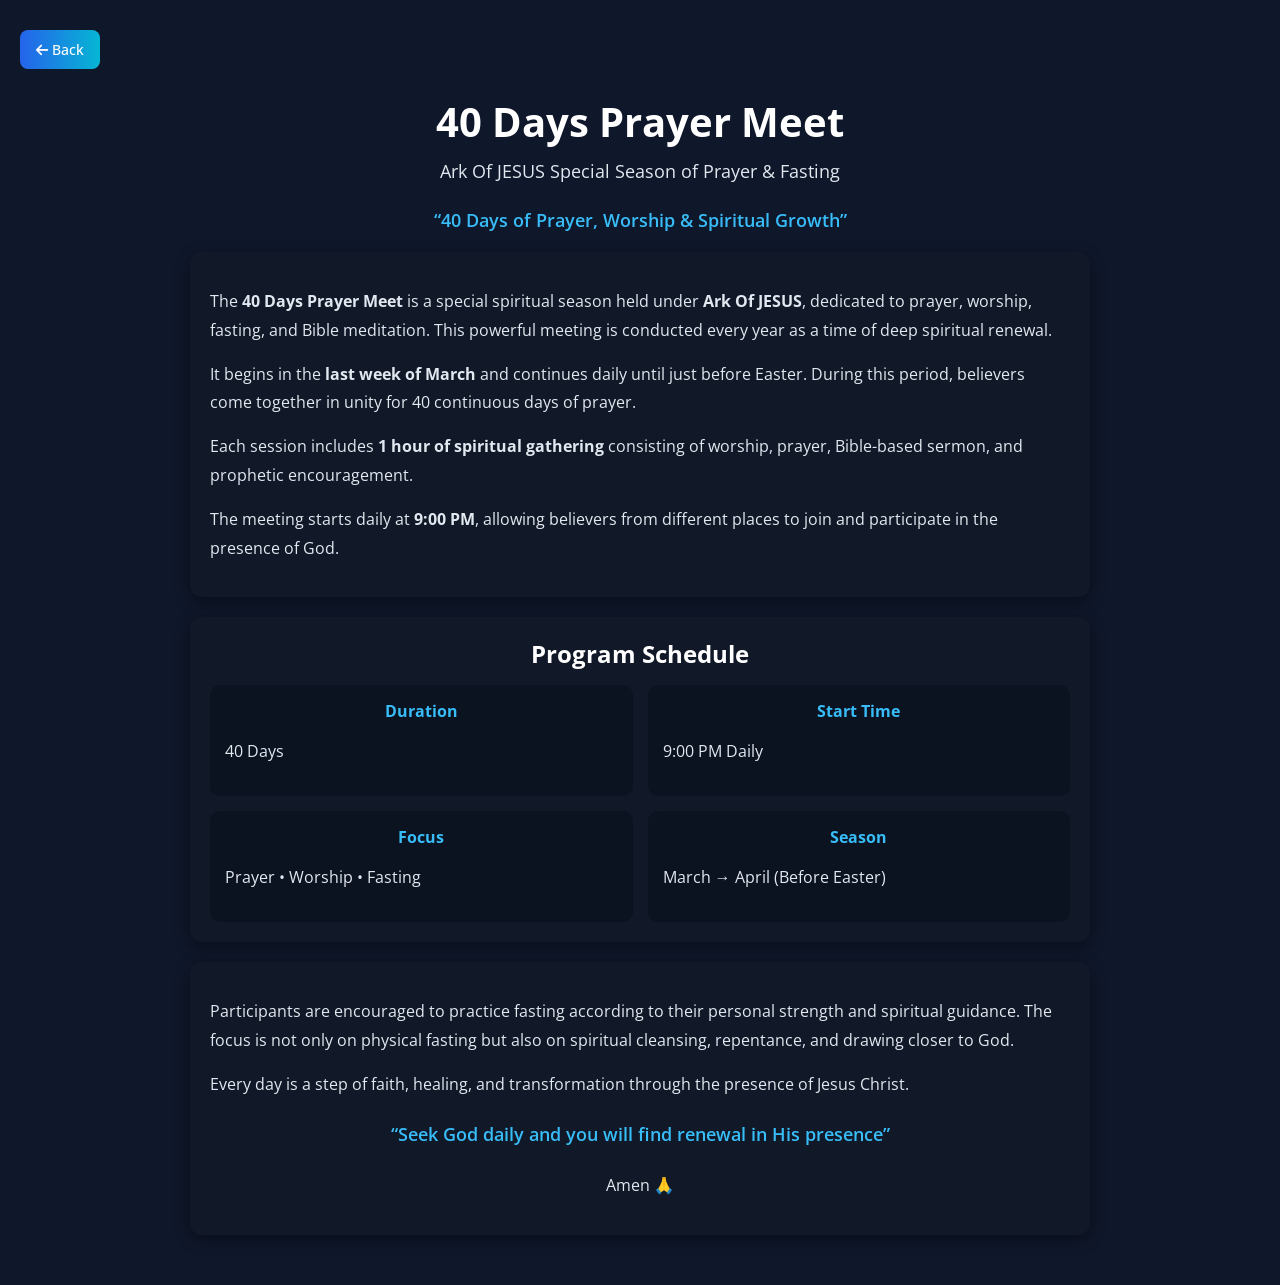
<file: 40_days.html>
<!DOCTYPE html>
<html lang="en">
<head>
<meta charset="UTF-8">
<meta name="viewport" content="width=device-width, initial-scale=1.0">

<title>40 Days Prayer Meet - Ark Of JESUS</title>

<link rel="stylesheet" href="https://cdnjs.cloudflare.com/ajax/libs/font-awesome/6.4.2/css/all.min.css">
<link href="https://fonts.googleapis.com/css2?family=Open+Sans:wght@300;400;500;600&display=swap" rel="stylesheet">

<style>

*{
  margin:0;
  padding:0;
  box-sizing:border-box;
  font-family:'Open Sans',sans-serif;
}

body{
  background:#0f172a;
  color:white;
}

.page{
  padding:30px 20px;
}

.back-btn{
  display:inline-block;
  margin-bottom:25px;
  padding:10px 16px;
  border:none;
  border-radius:8px;
  background:linear-gradient(90deg,#2563eb,#06b6d4);
  color:white;
  cursor:pointer;
  font-size:14px;
  font-weight:500;
}

.back-btn:hover{
  opacity:0.9;
}

.container{
  max-width:900px;
  margin:auto;
}

h1{
  text-align:center;
  font-size:40px;
  margin-bottom:10px;
}

.subtitle{
  text-align:center;
  font-size:18px;
  color:#e2e8f0;
  margin-bottom:25px;
}

.highlight{
  text-align:center;
  font-weight:600;
  font-size:18px;
  margin:20px 0;
  color:#38bdf8;
}

p{
  text-align:left;
  line-height:1.8;
  margin:15px 0;
  color:#e2e8f0;
}

.card{
  background:#111827;
  padding:20px;
  border-radius:12px;
  margin:20px 0;
  box-shadow:0 5px 15px rgba(0,0,0,0.4);
}

.info{
  display:grid;
  grid-template-columns:1fr 1fr;
  gap:15px;
}

.info div{
  background:#0b1220;
  padding:15px;
  border-radius:10px;
  text-align:center;
}

.info h3{
  font-size:16px;
  margin-bottom:5px;
  color:#38bdf8;
}

@media(max-width:768px){
  .info{
    grid-template-columns:1fr;
  }
  h1{
    font-size:28px;
  }
}

</style>

</head>

<body>

<main class="page">

  <button class="back-btn" onclick="goBack()">
    <i class="fas fa-arrow-left"></i> Back
  </button>

  <div class="container">

    <h1>40 Days Prayer Meet</h1>

    <div class="subtitle">
      Ark Of JESUS Special Season of Prayer & Fasting
    </div>

    <div class="highlight">
      “40 Days of Prayer, Worship & Spiritual Growth”
    </div>

    <div class="card">

      <p>
        The <strong>40 Days Prayer Meet</strong> is a special spiritual season held under
        <strong>Ark Of JESUS</strong>, dedicated to prayer, worship, fasting, and Bible meditation.
        This powerful meeting is conducted every year as a time of deep spiritual renewal.
      </p>

      <p>
        It begins in the <strong>last week of March</strong> and continues daily until just before Easter.
        During this period, believers come together in unity for 40 continuous days of prayer.
      </p>

      <p>
        Each session includes <strong>1 hour of spiritual gathering</strong> consisting of worship,
        prayer, Bible-based sermon, and prophetic encouragement.
      </p>

      <p>
        The meeting starts daily at <strong>9:00 PM</strong>, allowing believers from different places
        to join and participate in the presence of God.
      </p>

    </div>

    <div class="card">

      <h2 style="text-align:center;margin-bottom:15px;">Program Schedule</h2>

      <div class="info">

        <div>
          <h3>Duration</h3>
          <p>40 Days</p>
        </div>

        <div>
          <h3>Start Time</h3>
          <p>9:00 PM Daily</p>
        </div>

        <div>
          <h3>Focus</h3>
          <p>Prayer • Worship • Fasting</p>
        </div>

        <div>
          <h3>Season</h3>
          <p>March → April (Before Easter)</p>
        </div>

      </div>

    </div>

    <div class="card">

      <p>
        Participants are encouraged to practice fasting according to their personal strength and
        spiritual guidance. The focus is not only on physical fasting but also on spiritual cleansing,
        repentance, and drawing closer to God.
      </p>

      <p>
        Every day is a step of faith, healing, and transformation through the presence of Jesus Christ.
      </p>

      <p class="highlight">
        “Seek God daily and you will find renewal in His presence”
      </p>

      <p style="text-align:center;">
        Amen 🙏
      </p>

    </div>

  </div>

</main>

<script>

function goBack(){
  if(document.referrer){
    window.history.back();
  } else {
    window.location.href = "index.html";
  }
}

</script>

</body>
</html>
</file>
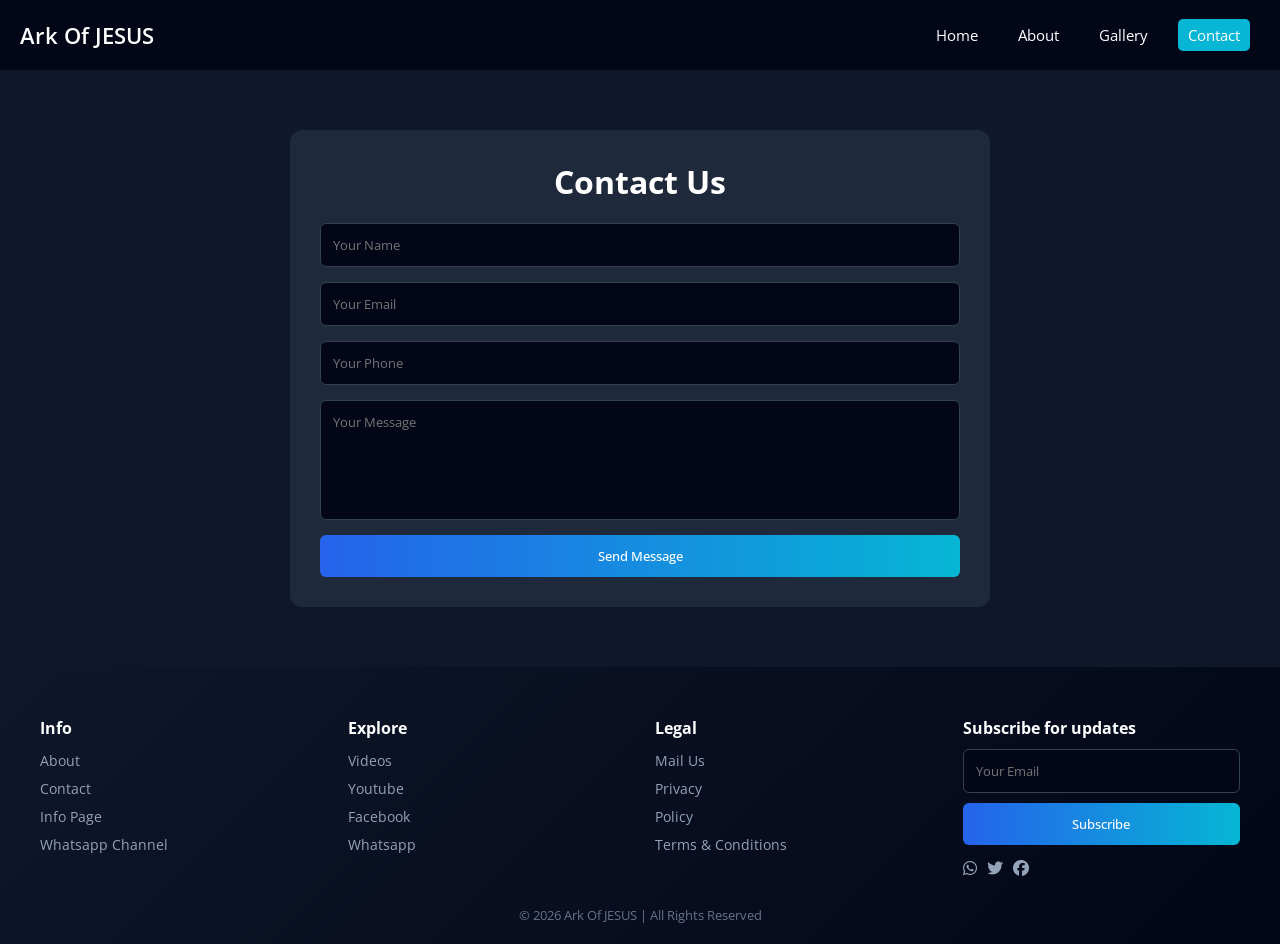
<file: contact.html>
<!DOCTYPE html>
<html lang="en">
<head>
<meta charset="UTF-8">
<meta name="viewport" content="width=device-width, initial-scale=1.0">

<title>Contact - Ark Of JESUS</title>

<!-- Font Awesome -->
<link rel="stylesheet" href="https://cdnjs.cloudflare.com/ajax/libs/font-awesome/6.4.2/css/all.min.css">

<!-- Google Font -->
<link href="https://fonts.googleapis.com/css2?family=Open+Sans:wght@300;400;500;600&display=swap" rel="stylesheet">

<link rel="stylesheet" href="style.css">

<style>
        /* 🔒 NAVBAR LOCK FIX */
nav{
  width:100%;
  height:70px;
  min-height:70px;
  padding:0 20px;
  display:flex;
  align-items:center;
  justify-content:space-between;
  background:#020617;
  box-sizing:border-box;
}

/* prevent shrinking */
nav, nav *{
  flex-shrink:0;
}/* ABOUT PAGE - WORDPRESS STYLE */


/* CONTACT PAGE */
.contact-page{
  padding:60px 20px;
  display:flex;
  justify-content:center;
}

.contact-box{
  max-width:700px;
  width:100%;
  background:#1e293b;
  padding:30px;
  border-radius:12px;
}

/* TITLE */
.contact-box h1{
  text-align:center;
  margin-bottom:20px;
}

/* FORM */
.contact-form{
  display:flex;
  flex-direction:column;
  gap:15px;
}

.contact-form input,
.contact-form textarea{
  padding:12px;
  border-radius:6px;
  border:1px solid #334155;
  background:#020617;
  color:white;
  outline:none;
}

.contact-form textarea{
  resize:none;
  height:120px;
}

/* BUTTON */
.contact-form button{
  background:linear-gradient(90deg,#2563eb,#06b6d4);
  border:none;
  padding:12px;
  border-radius:6px;
  color:white;
  font-weight:500;
  cursor:pointer;
}

.contact-form button:hover{
  opacity:0.9;
}

/* MOBILE */
@media(max-width:768px){
  .contact-box{
    padding:20px;
  }
}

</style>

</head>

<body>

<!-- NAV -->
<nav>
  <div class="logo">Ark Of  JESUS</div>

  <input type="checkbox" id="click">
  <label for="click" class="menu-btn">
    <i class="fas fa-bars"></i>
  </label>

  <ul>
    <li><a href="index.html">Home</a></li>
    <li><a href="about.html">About</a></li>
    <li><a href="gallery.html">Gallery</a></li>
    <li><a href="contact.html" class="active">Contact</a></li>
  </ul>
</nav>

<!-- MAIN -->
<main class="contact-page">

  <div class="contact-box">
    <h1>Contact Us</h1>

    <!-- ✅ IMPORTANT: id="form" -->
    <form id="form" class="contact-form">

      <input type="text" name="name" placeholder="Your Name" required>
      <input type="email" name="email" placeholder="Your Email" required>
      <input type="phone" name="phone" placeholder="Your Phone" required>
      <textarea name="message" placeholder="Your Message" required></textarea>

      <button type="submit">Send Message</button>

    </form>
  </div>

</main>

<!-- FOOTER -->
<footer class="footer">
  <div class="footer-row">

    <div class="footer-col">
      <h4>Info</h4>
      <ul class="links">
        <li><a href="about.html">About</a></li>
        <li><a href="contact.html">Contact</a></li>
        <li><a href="info.html">Info Page</a></li>
        <li><a href="https://www.whatsapp.com/channel/0029Vb4vdzJLNSa5YQFh3X3E">Whatsapp Channel</a></li>
      </ul>
    </div>

    <div class="footer-col">
      <h4>Explore</h4>
      <ul class="links">
        <li><a href="gallery.html">Videos</a></li>
        <li><a href="https://www.youtube.com/@arkofjesusofficial">Youtube</a></li>
        <li><a href="#">Facebook</a></li>
        <li><a href="https://www.wa.link/50jkd8">Whatsapp</a></li>
      </ul>
    </div>

    <div class="footer-col">
      <h4>Legal</h4>
      <ul class="links">
        <li><a href="mailto:shelabi12@gmail.com">Mail Us</a></li>
        <li><a href="privacy.html">Privacy</a></li>
        <li><a href="privacy.html">Policy</a></li>
        <li><a href="T&C.html">Terms & Conditions</a></li>
      </ul>
    </div>

    <div class="footer-col">
      <h4>Subscribe for updates</h4>

      <form id="form" class="contact-form">
        <input type="email" name="sub" placeholder="Your Email">
        <button type="submit">Subscribe</button>
      </form>

      <div class="icons">
        <i class="fa-brands fa-whatsapp" href="https://www.whatsapp.com/channel/0029Vb4vdzJLNSa5YQFh3X3E"></i>
        <i class="fa-brands fa-twitter"></i>
        <i class="fa-brands fa-facebook"></i>
      </div>
    </div>

  </div>

  <div class="footer-bottom">
    © 2026 Ark Of JESUS | All Rights Reserved
  </div>
</footer>
<script src="server.js"></script>

</body>
</html>
</file>
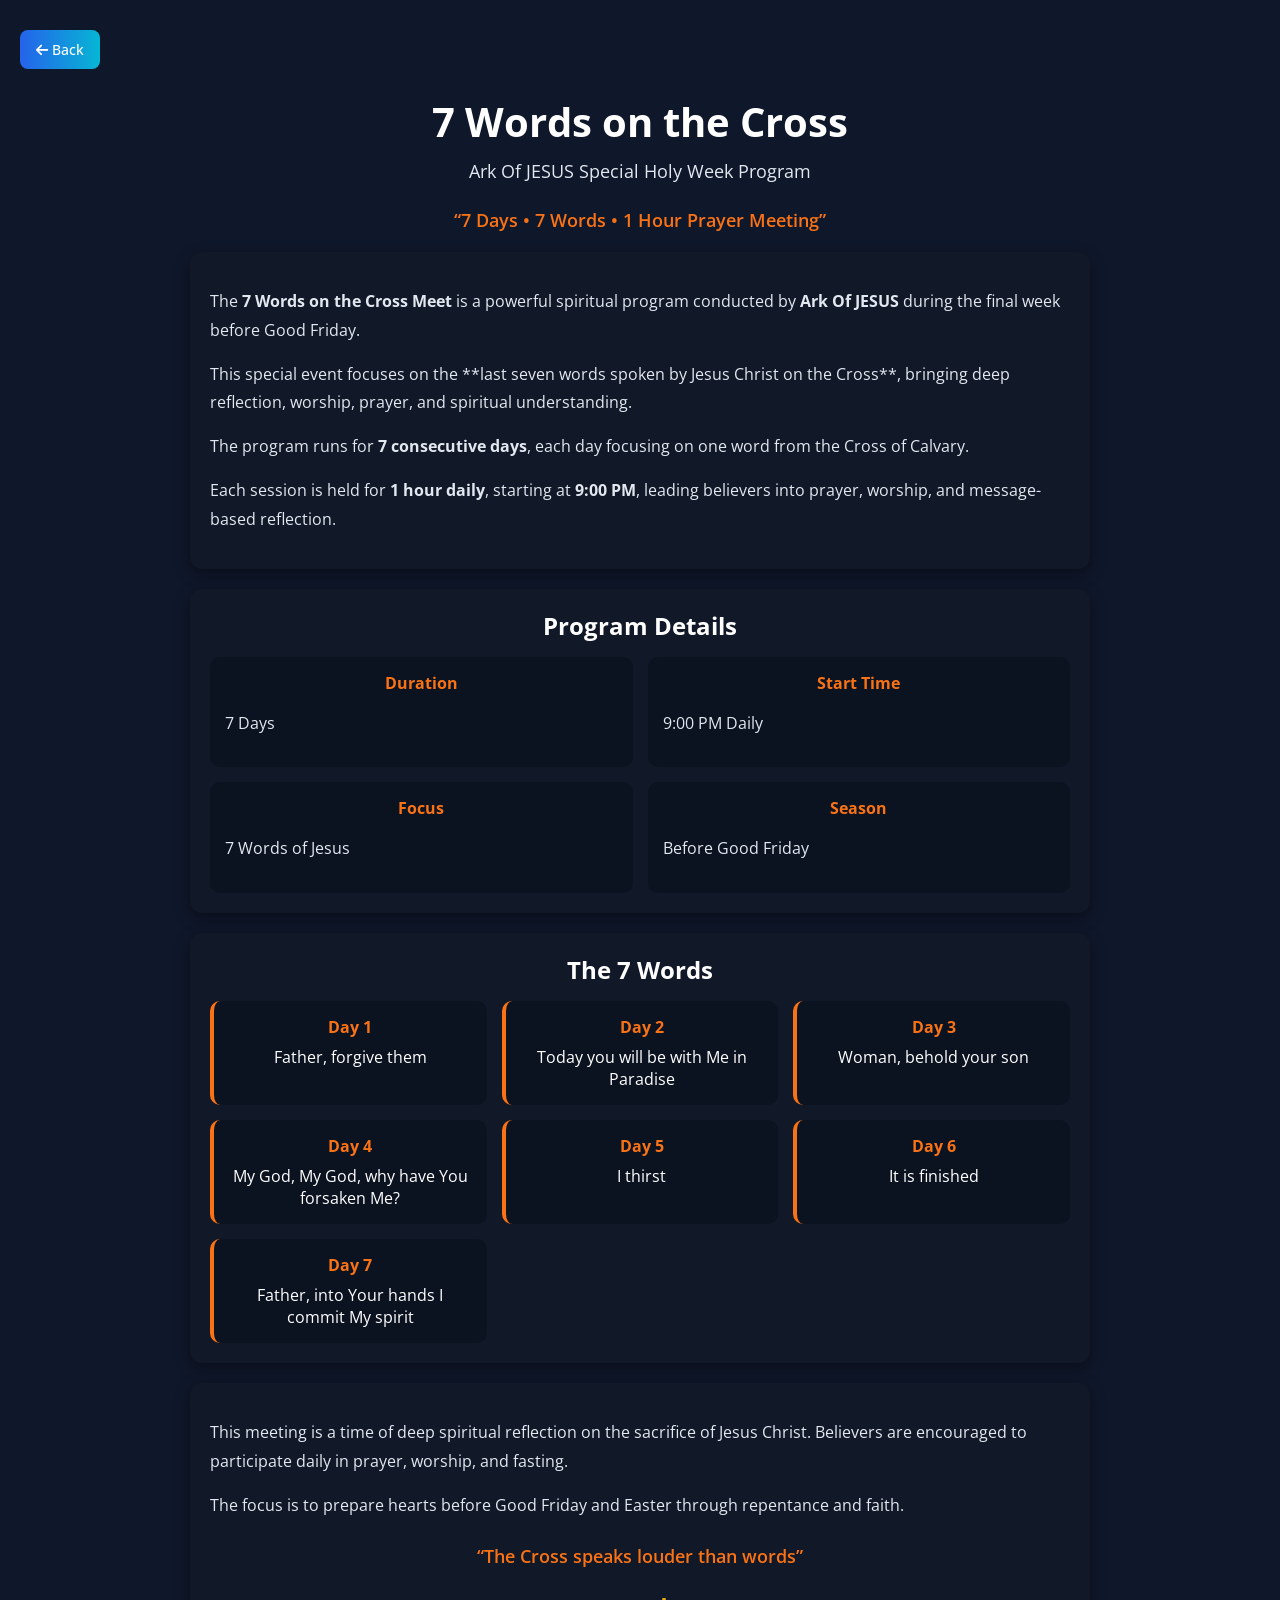
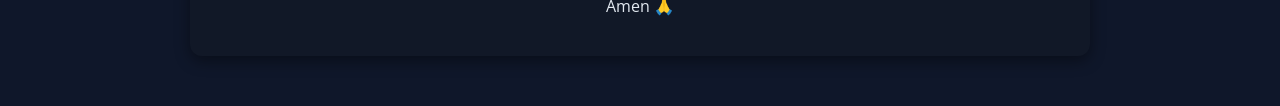
<file: cross.html>
<!DOCTYPE html>
<html lang="en">
<head>
<meta charset="UTF-8">
<meta name="viewport" content="width=device-width, initial-scale=1.0">

<title>7 Words on the Cross - Ark Of JESUS</title>

<link rel="stylesheet" href="https://cdnjs.cloudflare.com/ajax/libs/font-awesome/6.4.2/css/all.min.css">
<link href="https://fonts.googleapis.com/css2?family=Open+Sans:wght@300;400;500;600&display=swap" rel="stylesheet">

<style>

*{
  margin:0;
  padding:0;
  box-sizing:border-box;
  font-family:'Open Sans',sans-serif;
}

body{
  background:#0f172a;
  color:white;
}

.page{
  padding:30px 20px;
}

.back-btn{
  display:inline-block;
  margin-bottom:25px;
  padding:10px 16px;
  border:none;
  border-radius:8px;
  background:linear-gradient(90deg,#2563eb,#06b6d4);
  color:white;
  cursor:pointer;
  font-size:14px;
  font-weight:500;
}

.back-btn:hover{
  opacity:0.9;
}

.container{
  max-width:900px;
  margin:auto;
}

h1{
  text-align:center;
  font-size:40px;
  margin-bottom:10px;
}

.subtitle{
  text-align:center;
  font-size:18px;
  color:#e2e8f0;
  margin-bottom:25px;
}

.highlight{
  text-align:center;
  font-weight:600;
  font-size:18px;
  margin:20px 0;
  color:#f97316;
}

p{
  text-align:left;
  line-height:1.8;
  margin:15px 0;
  color:#e2e8f0;
}

.card{
  background:#111827;
  padding:20px;
  border-radius:12px;
  margin:20px 0;
  box-shadow:0 5px 15px rgba(0,0,0,0.4);
}

.info{
  display:grid;
  grid-template-columns:1fr 1fr;
  gap:15px;
}

.info div{
  background:#0b1220;
  padding:15px;
  border-radius:10px;
  text-align:center;
}

.info h3{
  font-size:16px;
  margin-bottom:5px;
  color:#f97316;
}

.words{
  display:grid;
  grid-template-columns:repeat(auto-fit,minmax(220px,1fr));
  gap:15px;
  margin-top:15px;
}

.word{
  background:#0b1220;
  padding:15px;
  border-radius:10px;
  text-align:center;
  border-left:4px solid #f97316;
}

.word h4{
  color:#f97316;
  margin-bottom:8px;
}

@media(max-width:768px){
  h1{
    font-size:28px;
  }

  .info{
    grid-template-columns:1fr;
  }
}

</style>

</head>

<body>

<main class="page">

  <button class="back-btn" onclick="goBack()">
    <i class="fas fa-arrow-left"></i> Back
  </button>

  <div class="container">

    <h1>7 Words on the Cross</h1>

    <div class="subtitle">
      Ark Of JESUS Special Holy Week Program
    </div>

    <div class="highlight">
      “7 Days • 7 Words • 1 Hour Prayer Meeting”
    </div>

    <div class="card">

      <p>
        The <strong>7 Words on the Cross Meet</strong> is a powerful spiritual program
        conducted by <strong>Ark Of JESUS</strong> during the final week before Good Friday.
      </p>

      <p>
        This special event focuses on the **last seven words spoken by Jesus Christ on the Cross**,
        bringing deep reflection, worship, prayer, and spiritual understanding.
      </p>

      <p>
        The program runs for <strong>7 consecutive days</strong>, each day focusing on one word
        from the Cross of Calvary.
      </p>

      <p>
        Each session is held for <strong>1 hour daily</strong>, starting at <strong>9:00 PM</strong>,
        leading believers into prayer, worship, and message-based reflection.
      </p>

    </div>

    <div class="card">

      <h2 style="text-align:center;margin-bottom:15px;">Program Details</h2>

      <div class="info">

        <div>
          <h3>Duration</h3>
          <p>7 Days</p>
        </div>

        <div>
          <h3>Start Time</h3>
          <p>9:00 PM Daily</p>
        </div>

        <div>
          <h3>Focus</h3>
          <p>7 Words of Jesus</p>
        </div>

        <div>
          <h3>Season</h3>
          <p>Before Good Friday</p>
        </div>

      </div>

    </div>

    <div class="card">

      <h2 style="text-align:center;margin-bottom:15px;">The 7 Words</h2>

      <div class="words">

        <div class="word">
          <h4>Day 1</h4>
          Father, forgive them
        </div>

        <div class="word">
          <h4>Day 2</h4>
          Today you will be with Me in Paradise
        </div>

        <div class="word">
          <h4>Day 3</h4>
          Woman, behold your son
        </div>

        <div class="word">
          <h4>Day 4</h4>
          My God, My God, why have You forsaken Me?
        </div>

        <div class="word">
          <h4>Day 5</h4>
          I thirst
        </div>

        <div class="word">
          <h4>Day 6</h4>
          It is finished
        </div>

        <div class="word">
          <h4>Day 7</h4>
          Father, into Your hands I commit My spirit
        </div>

      </div>

    </div>

    <div class="card">

      <p>
        This meeting is a time of deep spiritual reflection on the sacrifice of Jesus Christ.
        Believers are encouraged to participate daily in prayer, worship, and fasting.
      </p>

      <p>
        The focus is to prepare hearts before Good Friday and Easter through repentance and faith.
      </p>

      <p class="highlight">
        “The Cross speaks louder than words”
      </p>

      <p style="text-align:center;">
        Amen 🙏
      </p>

    </div>

  </div>

</main>

<script>
function goBack(){
  if(document.referrer){
    window.history.back();
  } else {
    window.location.href = "index.html";
  }
}
</script>

</body>
</html>
</file>
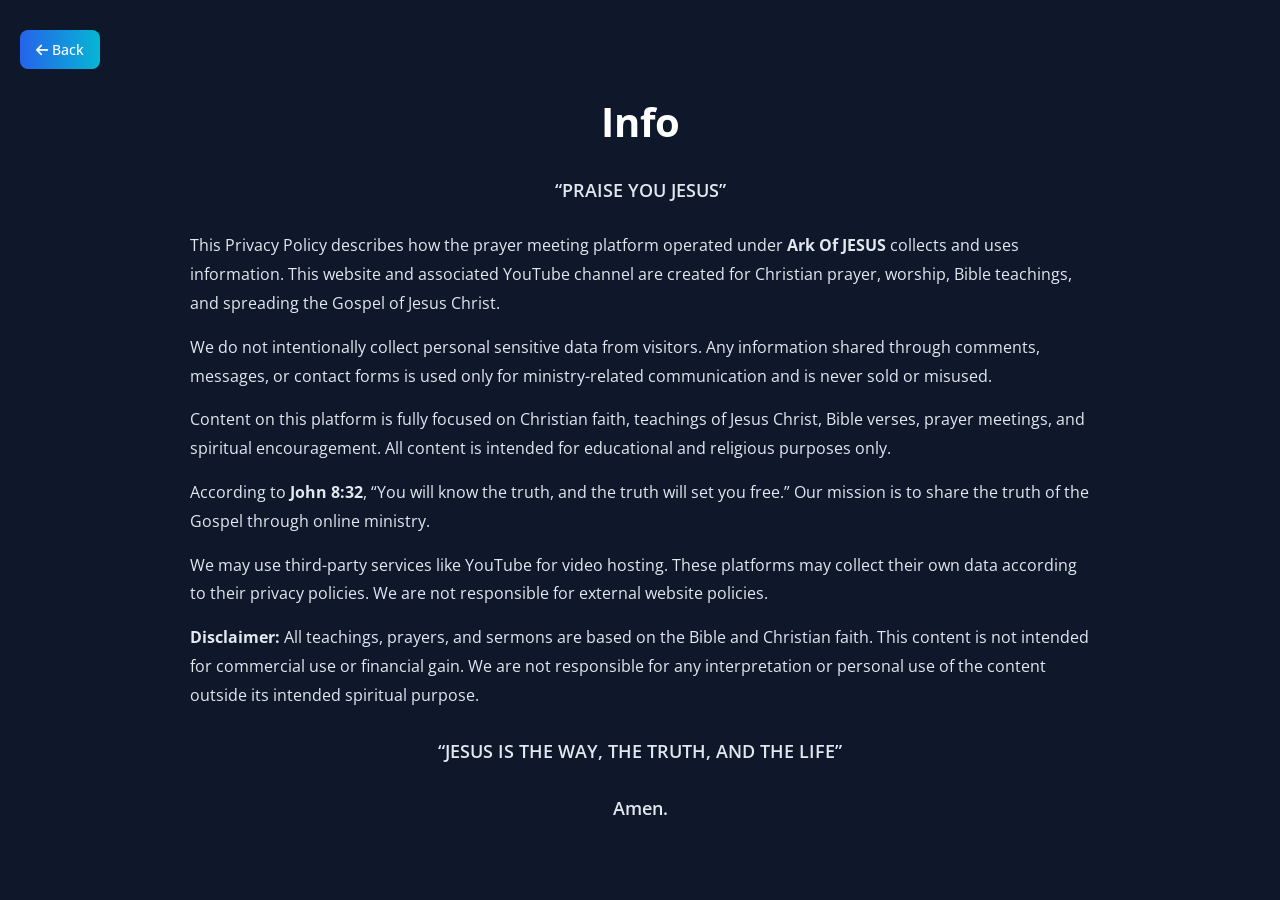
<file: info.html>
<!DOCTYPE html>
<html lang="en">
<head>
<meta charset="UTF-8">
<meta name="viewport" content="width=device-width, initial-scale=1.0">

<title>Info - Ark Of JESUS</title>

<link rel="stylesheet" href="https://cdnjs.cloudflare.com/ajax/libs/font-awesome/6.4.2/css/all.min.css">
<link href="https://fonts.googleapis.com/css2?family=Open+Sans:wght@300;400;500;600&display=swap" rel="stylesheet">

<style>

*{
  margin:0;
  padding:0;
  box-sizing:border-box;
  font-family:'Open Sans',sans-serif;
}

body{
  background:#0f172a;
  color:white;
}

.player-page{
  padding:30px 20px;
}

.back-btn{
  display:inline-block;
  margin-bottom:25px;
  padding:10px 16px;
  border:none;
  border-radius:8px;
  background:linear-gradient(90deg,#2563eb,#06b6d4);
  color:white;
  cursor:pointer;
  font-size:14px;
  font-weight:500;
}

.back-btn:hover{
  opacity:0.9;
}

.video-container{
  max-width:900px;
  margin:auto;
  text-align:center;
}

h1{
  text-align:center;
  font-size:40px;
}

.video-title{
  margin-top:18px;
  font-size:18px;
  color:#e2e8f0;
}

.quote{
  text-align:center;
  font-weight:600;
  font-size:18px;
  margin:25px 0;
}

p{
  text-align:left;
  line-height:1.8;
  margin:15px 0;
  color:#e2e8f0;
}

@media(max-width:768px){
  .video-container iframe{
    height:220px;
  }
}

</style>

</head>

<body>

<main class="player-page">

  <button class="back-btn" onclick="goBack()">
    <i class="fas fa-arrow-left"></i> Back
  </button>

  <div class="video-container">

    <h1>Info</h1>

    <p class="quote">“PRAISE YOU JESUS”</p>

    <p>
      This Privacy Policy describes how the prayer meeting platform operated under
      <strong>Ark Of JESUS</strong> collects and uses information. This website and
      associated YouTube channel are created for Christian prayer, worship, Bible teachings,
      and spreading the Gospel of Jesus Christ.
    </p>

    <p>
      We do not intentionally collect personal sensitive data from visitors. Any information
      shared through comments, messages, or contact forms is used only for ministry-related
      communication and is never sold or misused.
    </p>

    <p>
      Content on this platform is fully focused on Christian faith, teachings of Jesus Christ,
      Bible verses, prayer meetings, and spiritual encouragement. All content is intended
      for educational and religious purposes only.
    </p>

    <p>
      According to <strong>John 8:32</strong>, “You will know the truth, and the truth will
      set you free.” Our mission is to share the truth of the Gospel through online ministry.
    </p>

    <p>
      We may use third-party services like YouTube for video hosting. These platforms may
      collect their own data according to their privacy policies. We are not responsible for
      external website policies.
    </p>

    <p>
      <strong>Disclaimer:</strong> All teachings, prayers, and sermons are based on the Bible
      and Christian faith. This content is not intended for commercial use or financial gain.
      We are not responsible for any interpretation or personal use of the content outside
      its intended spiritual purpose.
    </p>

    <p class="quote">
      “JESUS IS THE WAY, THE TRUTH, AND THE LIFE”
    </p>

    <p class="quote">
      Amen.
    </p>

  </div>

</main>

<script>

function goBack(){
  if(document.referrer){
    window.history.back();
  } else {
    window.location.href = "index.html";
  }
}

</script>

</body>
</html>
</file>
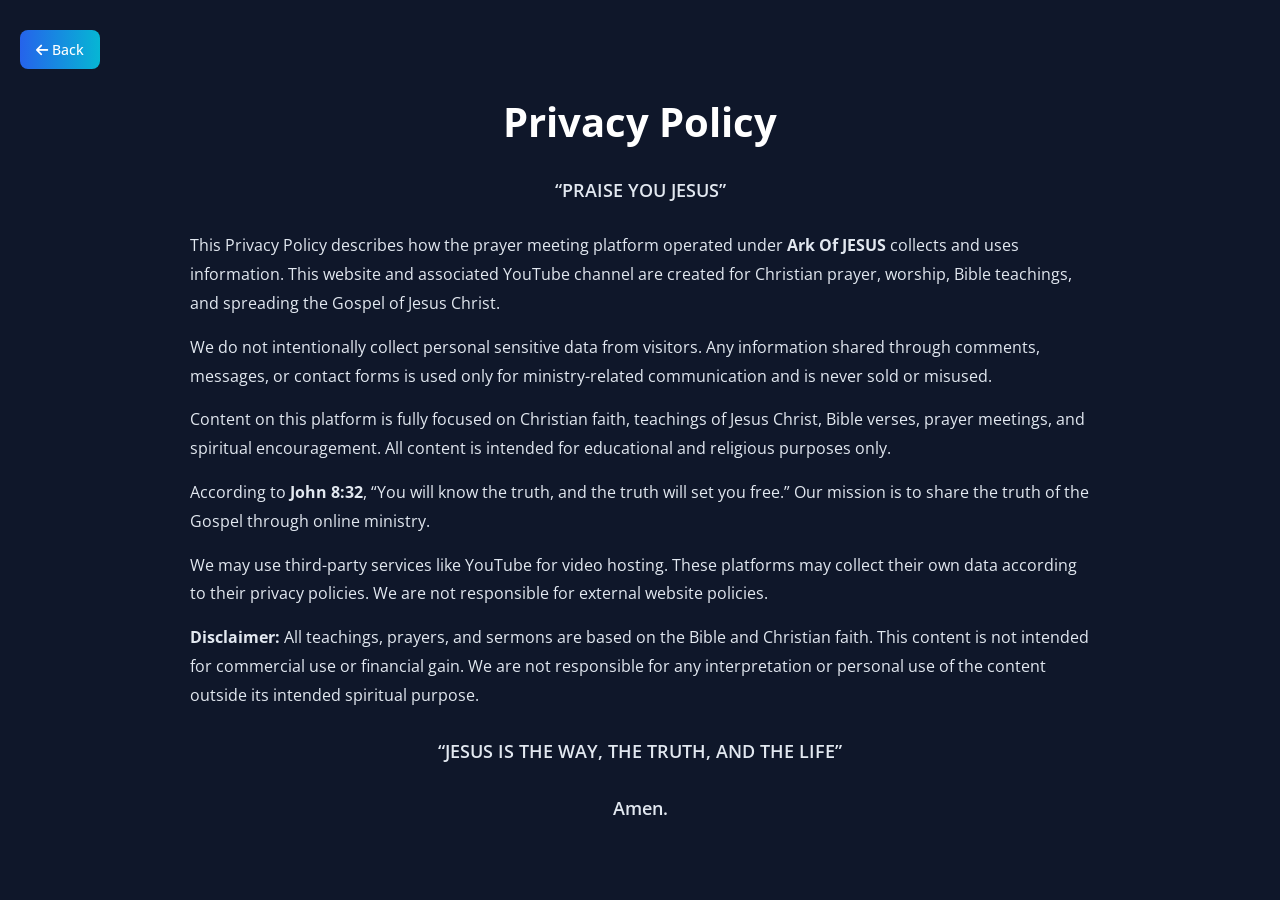
<file: privacy.html>
<!DOCTYPE html>
<html lang="en">
<head>
<meta charset="UTF-8">
<meta name="viewport" content="width=device-width, initial-scale=1.0">

<title>Privacy - Ark Of JESUS</title>

<link rel="stylesheet" href="https://cdnjs.cloudflare.com/ajax/libs/font-awesome/6.4.2/css/all.min.css">
<link href="https://fonts.googleapis.com/css2?family=Open+Sans:wght@300;400;500;600&display=swap" rel="stylesheet">

<style>

*{
  margin:0;
  padding:0;
  box-sizing:border-box;
  font-family:'Open Sans',sans-serif;
}

body{
  background:#0f172a;
  color:white;
}

.player-page{
  padding:30px 20px;
}

.back-btn{
  display:inline-block;
  margin-bottom:25px;
  padding:10px 16px;
  border:none;
  border-radius:8px;
  background:linear-gradient(90deg,#2563eb,#06b6d4);
  color:white;
  cursor:pointer;
  font-size:14px;
  font-weight:500;
}

.back-btn:hover{
  opacity:0.9;
}

.video-container{
  max-width:900px;
  margin:auto;
  text-align:center;
}

h1{
  text-align:center;
  font-size:40px;
}

.video-title{
  margin-top:18px;
  font-size:18px;
  color:#e2e8f0;
}

.quote{
  text-align:center;
  font-weight:600;
  font-size:18px;
  margin:25px 0;
}

p{
  text-align:left;
  line-height:1.8;
  margin:15px 0;
  color:#e2e8f0;
}

@media(max-width:768px){
  .video-container iframe{
    height:220px;
  }
}

</style>

</head>

<body>

<main class="player-page">

  <button class="back-btn" onclick="goBack()">
    <i class="fas fa-arrow-left"></i> Back
  </button>

  <div class="video-container">

    <h1>Privacy Policy</h1>

    <p class="quote">“PRAISE YOU JESUS”</p>

    <p>
      This Privacy Policy describes how the prayer meeting platform operated under
      <strong>Ark Of JESUS</strong> collects and uses information. This website and
      associated YouTube channel are created for Christian prayer, worship, Bible teachings,
      and spreading the Gospel of Jesus Christ.
    </p>

    <p>
      We do not intentionally collect personal sensitive data from visitors. Any information
      shared through comments, messages, or contact forms is used only for ministry-related
      communication and is never sold or misused.
    </p>

    <p>
      Content on this platform is fully focused on Christian faith, teachings of Jesus Christ,
      Bible verses, prayer meetings, and spiritual encouragement. All content is intended
      for educational and religious purposes only.
    </p>

    <p>
      According to <strong>John 8:32</strong>, “You will know the truth, and the truth will
      set you free.” Our mission is to share the truth of the Gospel through online ministry.
    </p>

    <p>
      We may use third-party services like YouTube for video hosting. These platforms may
      collect their own data according to their privacy policies. We are not responsible for
      external website policies.
    </p>

    <p>
      <strong>Disclaimer:</strong> All teachings, prayers, and sermons are based on the Bible
      and Christian faith. This content is not intended for commercial use or financial gain.
      We are not responsible for any interpretation or personal use of the content outside
      its intended spiritual purpose.
    </p>

    <p class="quote">
      “JESUS IS THE WAY, THE TRUTH, AND THE LIFE”
    </p>

    <p class="quote">
      Amen.
    </p>

  </div>

</main>

<script>

function goBack(){
  if(document.referrer){
    window.history.back();
  } else {
    window.location.href = "index.html";
  }
}

</script>

</body>
</html>
</file>
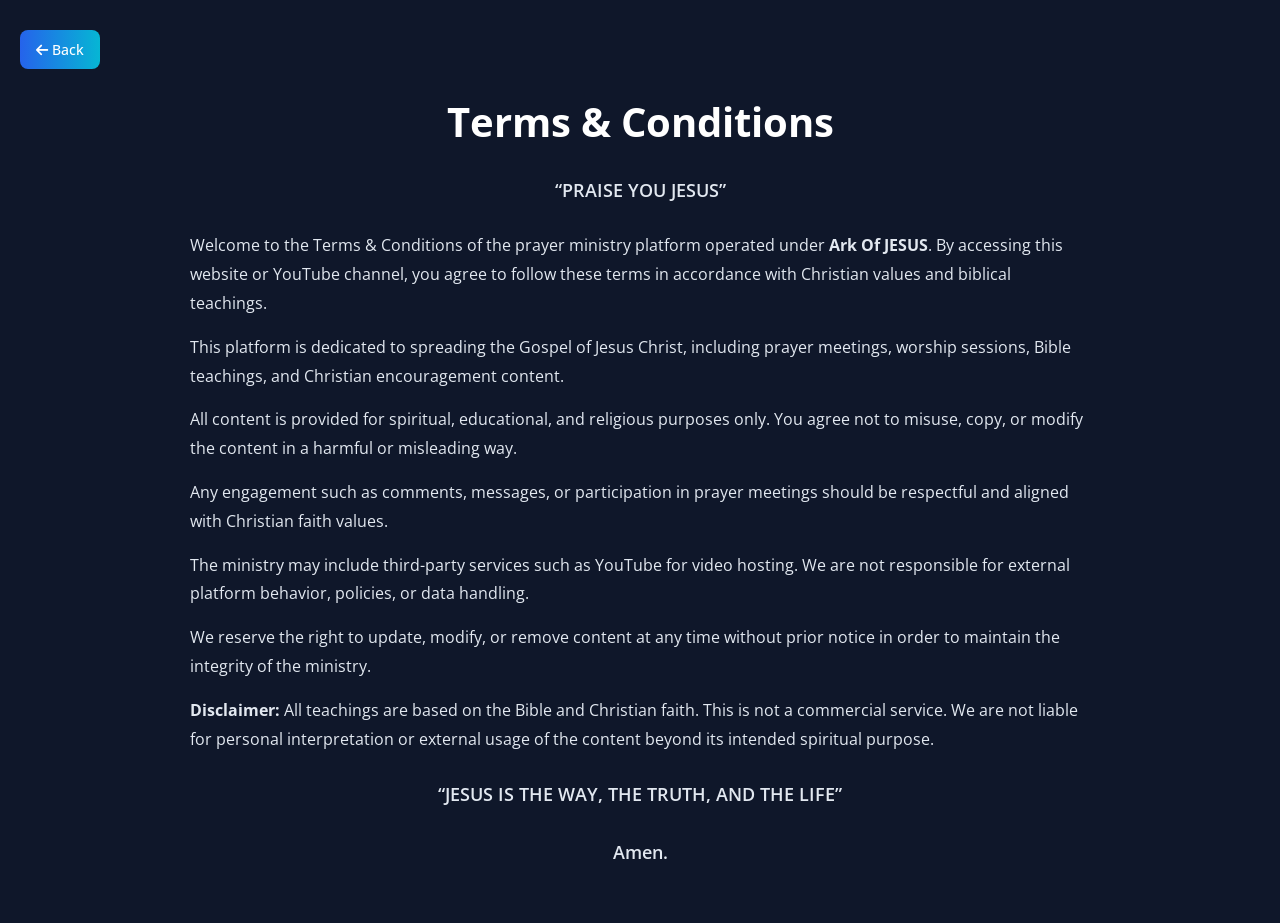
<file: T&C.html>
<!DOCTYPE html>
<html lang="en">
<head>
<meta charset="UTF-8">
<meta name="viewport" content="width=device-width, initial-scale=1.0">

<title>Terms & Conditions - Ark Of JESUS</title>

<link rel="stylesheet" href="https://cdnjs.cloudflare.com/ajax/libs/font-awesome/6.4.2/css/all.min.css">
<link href="https://fonts.googleapis.com/css2?family=Open+Sans:wght@300;400;500;600&display=swap" rel="stylesheet">

<style>

*{
  margin:0;
  padding:0;
  box-sizing:border-box;
  font-family:'Open Sans',sans-serif;
}

body{
  background:#0f172a;
  color:white;
}

.player-page{
  padding:30px 20px;
}

.back-btn{
  display:inline-block;
  margin-bottom:25px;
  padding:10px 16px;
  border:none;
  border-radius:8px;
  background:linear-gradient(90deg,#2563eb,#06b6d4);
  color:white;
  cursor:pointer;
  font-size:14px;
  font-weight:500;
}

.back-btn:hover{
  opacity:0.9;
}

.video-container{
  max-width:900px;
  margin:auto;
  text-align:center;
}

h1{
  text-align:center;
  font-size:40px;
}

.quote{
  text-align:center;
  font-weight:600;
  font-size:18px;
  margin:25px 0;
}

p{
  text-align:left;
  line-height:1.8;
  margin:15px 0;
  color:#e2e8f0;
}

@media(max-width:768px){
  .video-container iframe{
    height:220px;
  }
}

</style>

</head>

<body>

<main class="player-page">

  <button class="back-btn" onclick="goBack()">
    <i class="fas fa-arrow-left"></i> Back
  </button>

  <div class="video-container">

    <h1>Terms & Conditions</h1>

    <p class="quote">“PRAISE YOU JESUS”</p>

    <p>
      Welcome to the Terms & Conditions of the prayer ministry platform operated under
      <strong>Ark Of JESUS</strong>. By accessing this website or YouTube channel, you agree
      to follow these terms in accordance with Christian values and biblical teachings.
    </p>

    <p>
      This platform is dedicated to spreading the Gospel of Jesus Christ, including prayer
      meetings, worship sessions, Bible teachings, and Christian encouragement content.
    </p>

    <p>
      All content is provided for spiritual, educational, and religious purposes only.
      You agree not to misuse, copy, or modify the content in a harmful or misleading way.
    </p>

    <p>
      Any engagement such as comments, messages, or participation in prayer meetings
      should be respectful and aligned with Christian faith values.
    </p>

    <p>
      The ministry may include third-party services such as YouTube for video hosting.
      We are not responsible for external platform behavior, policies, or data handling.
    </p>

    <p>
      We reserve the right to update, modify, or remove content at any time without prior notice
      in order to maintain the integrity of the ministry.
    </p>

    <p>
      <strong>Disclaimer:</strong> All teachings are based on the Bible and Christian faith.
      This is not a commercial service. We are not liable for personal interpretation or external
      usage of the content beyond its intended spiritual purpose.
    </p>

    <p class="quote">
      “JESUS IS THE WAY, THE TRUTH, AND THE LIFE”
    </p>

    <p class="quote">
      Amen.
    </p>

  </div>

</main>

<script>

function goBack(){
  if(document.referrer){
    window.history.back();
  } else {
    window.location.href = "index.html";
  }
}

</script>

</body>
</html>
</file>
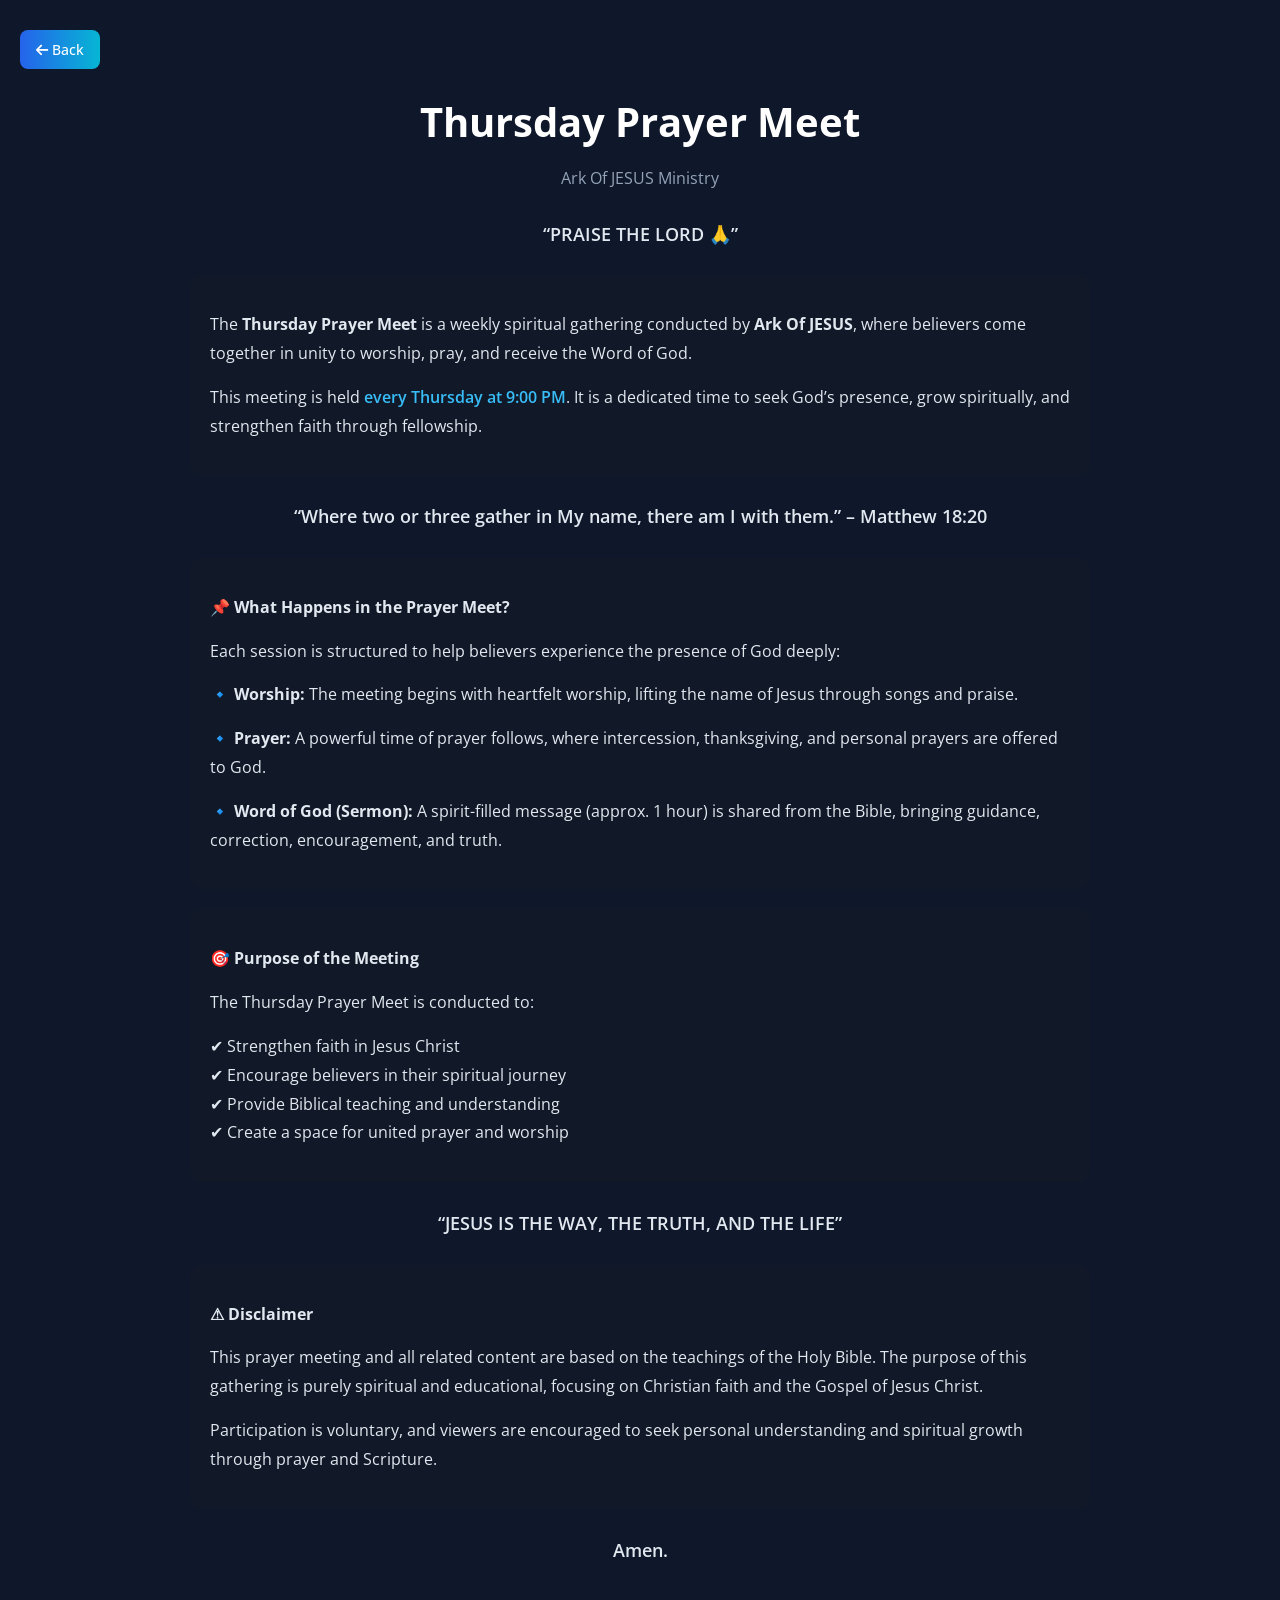
<file: thursday_info.html>
<!DOCTYPE html>
<html lang="en">
<head>
<meta charset="UTF-8">
<meta name="viewport" content="width=device-width, initial-scale=1.0">

<title>Thursday Meet - Ark Of JESUS</title>

<link rel="stylesheet" href="https://cdnjs.cloudflare.com/ajax/libs/font-awesome/6.4.2/css/all.min.css">
<link href="https://fonts.googleapis.com/css2?family=Open+Sans:wght@300;400;500;600&display=swap" rel="stylesheet">

<style>

*{
  margin:0;
  padding:0;
  box-sizing:border-box;
  font-family:'Open Sans',sans-serif;
}

body{
  background:#0f172a;
  color:white;
}

.player-page{
  padding:30px 20px;
}

.back-btn{
  display:inline-block;
  margin-bottom:25px;
  padding:10px 16px;
  border:none;
  border-radius:8px;
  background:linear-gradient(90deg,#2563eb,#06b6d4);
  color:white;
  cursor:pointer;
  font-size:14px;
  font-weight:500;
}

.back-btn:hover{
  opacity:0.9;
}

.video-container{
  max-width:900px;
  margin:auto;
}

h1{
  text-align:center;
  font-size:40px;
  margin-bottom:10px;
}

.sub{
  text-align:center;
  font-size:16px;
  color:#94a3b8;
  margin-bottom:20px;
}

.video-title{
  margin-top:18px;
  font-size:18px;
  color:#e2e8f0;
}

.quote{
  text-align:center;
  font-weight:600;
  font-size:18px;
  margin:25px 0;
}

p{
  text-align:left;
  line-height:1.8;
  margin:15px 0;
  color:#e2e8f0;
}

.highlight{
  color:#38bdf8;
  font-weight:600;
}

.box{
  background:#111827;
  padding:20px;
  border-radius:12px;
  margin-top:20px;
}

@media(max-width:768px){
  h1{
    font-size:26px;
  }
}

</style>

</head>

<body>

<main class="player-page">

  <button class="back-btn" onclick="goBack()">
    <i class="fas fa-arrow-left"></i> Back
  </button>

  <div class="video-container">

    <h1>Thursday Prayer Meet</h1>
    <p class="sub">Ark Of JESUS Ministry</p>

    <p class="quote">“PRAISE THE LORD 🙏”</p>

    <div class="box">
      <p>
        The <strong>Thursday Prayer Meet</strong> is a weekly spiritual gathering conducted by
        <strong>Ark Of JESUS</strong>, where believers come together in unity to worship,
        pray, and receive the Word of God.
      </p>

      <p>
        This meeting is held <span class="highlight">every Thursday at 9:00 PM</span>.
        It is a dedicated time to seek God’s presence, grow spiritually, and strengthen
        faith through fellowship.
      </p>
    </div>

    <p class="quote">“Where two or three gather in My name, there am I with them.” – Matthew 18:20</p>

    <div class="box">
      <p><strong>📌 What Happens in the Prayer Meet?</strong></p>

      <p>
        Each session is structured to help believers experience the presence of God deeply:
      </p>

      <p>
        🔹 <strong>Worship:</strong> The meeting begins with heartfelt worship, lifting the
        name of Jesus through songs and praise.
      </p>

      <p>
        🔹 <strong>Prayer:</strong> A powerful time of prayer follows, where intercession,
        thanksgiving, and personal prayers are offered to God.
      </p>

      <p>
        🔹 <strong>Word of God (Sermon):</strong> A spirit-filled message (approx. 1 hour)
        is shared from the Bible, bringing guidance, correction, encouragement, and truth.
      </p>
    </div>

    <div class="box">
      <p><strong>🎯 Purpose of the Meeting</strong></p>

      <p>
        The Thursday Prayer Meet is conducted to:
      </p>

      <p>
        ✔ Strengthen faith in Jesus Christ<br>
        ✔ Encourage believers in their spiritual journey<br>
        ✔ Provide Biblical teaching and understanding<br>
        ✔ Create a space for united prayer and worship
      </p>
    </div>

    <p class="quote">“JESUS IS THE WAY, THE TRUTH, AND THE LIFE”</p>

    <div class="box">
      <p><strong>⚠ Disclaimer</strong></p>

      <p>
        This prayer meeting and all related content are based on the teachings of the Holy Bible.
        The purpose of this gathering is purely spiritual and educational, focusing on Christian
        faith and the Gospel of Jesus Christ.
      </p>

      <p>
        Participation is voluntary, and viewers are encouraged to seek personal understanding
        and spiritual growth through prayer and Scripture.
      </p>
    </div>

    <p class="quote">Amen.</p>

  </div>

</main>

<script>

function goBack(){
  if(document.referrer){
    window.history.back();
  } else {
    window.location.href = "index.html";
  }
}

</script>

</body>
</html>
</file>
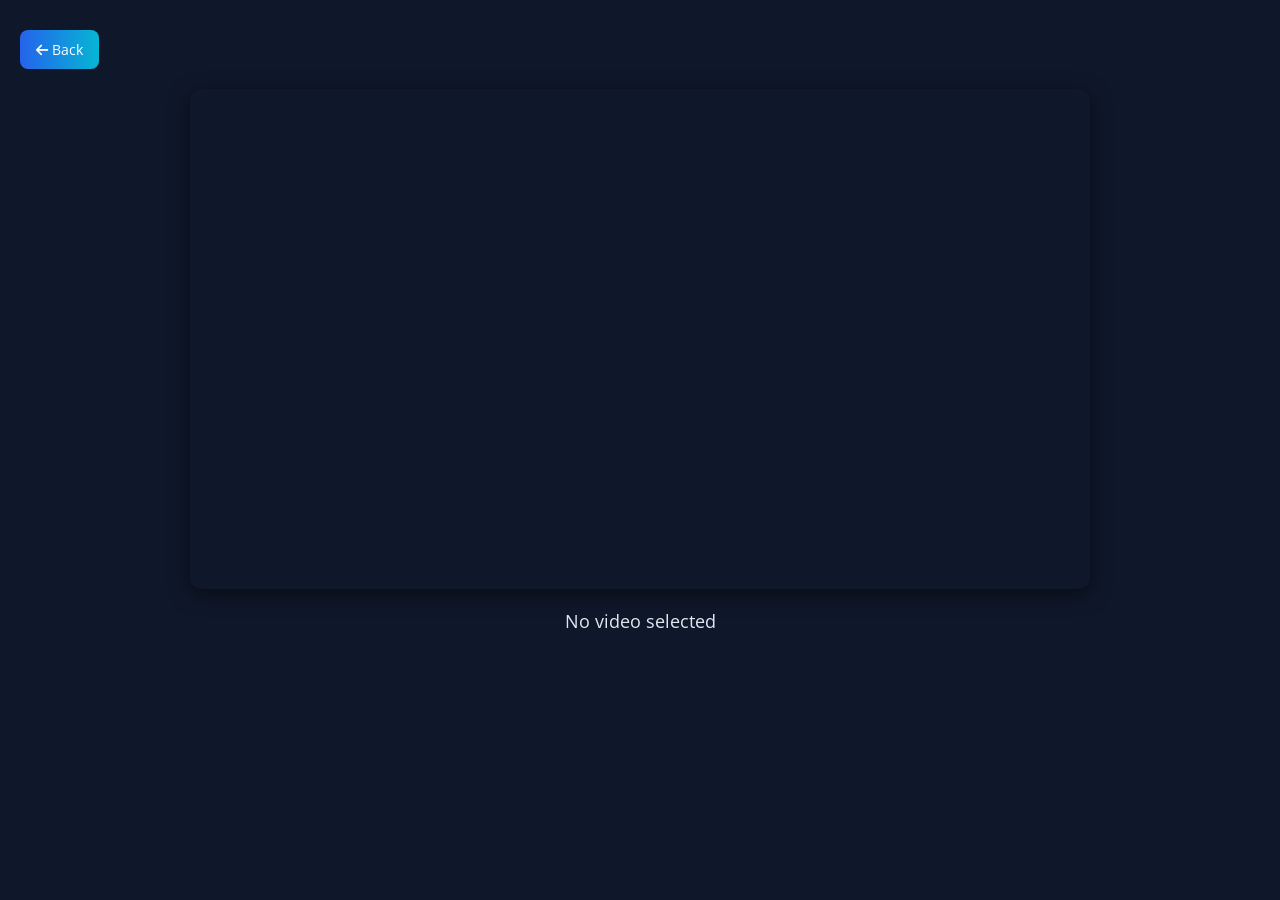
<file: vp.html>
<!DOCTYPE html>
<html lang="en">
<head>
<meta charset="UTF-8">
<meta name="viewport" content="width=device-width, initial-scale=1.0">

<title>Video Player - Ark Of JESUS</title>

<link rel="stylesheet" href="https://cdnjs.cloudflare.com/ajax/libs/font-awesome/6.4.2/css/all.min.css">
<link href="https://fonts.googleapis.com/css2?family=Open+Sans:wght@300;400;500;600&display=swap" rel="stylesheet">

<style>
*{
  margin:0;
  padding:0;
  box-sizing:border-box;
  font-family:'Open Sans',sans-serif;
}

body{
  background:#0f172a;
  color:white;
}

/* PAGE */
.player-page{
  padding:30px 20px;
}

/* BACK BUTTON */
.back-btn{
  display:inline-block;
  margin-bottom:20px;
  padding:10px 16px;
  border:none;
  border-radius:8px;
  background:linear-gradient(90deg,#2563eb,#06b6d4);
  color:white;
  cursor:pointer;
  font-size:14px;
}

/* VIDEO BOX */
.video-container{
  max-width:900px;
  margin:auto;
  text-align:center;
}

.video-container iframe{
  width:100%;
  height:500px;
  border:none;
  border-radius:12px;
  box-shadow:0 5px 20px rgba(0,0,0,0.5);
}

.video-title{
  margin-top:15px;
  font-size:18px;
  color:#e2e8f0;
}

/* MOBILE */
@media(max-width:768px){
  .video-container iframe{
    height:220px;
  }
}
</style>
</head>

<body>

<main class="player-page">

  <!-- BACK BUTTON -->
  <button class="back-btn" onclick="goBack()">
    <i class="fas fa-arrow-left"></i> Back
  </button>

  <!-- VIDEO -->
  <div class="video-container">
    <iframe id="player" allowfullscreen></iframe>
    <div class="video-title" id="title">Loading...</div>
  </div>

</main>

<script>

/* =========================
   BACK BUTTON
========================= */
function goBack(){
  window.location.href = "gallery.html";
}

/* =========================
   GET VIDEO ID
========================= */
const params = new URLSearchParams(window.location.search);
const videoId = params.get("video");

/* =========================
   LOAD VIDEO PLAYER
========================= */
if(videoId){
  document.getElementById("player").src =
    `https://www.youtube.com/embed/${videoId}`;
} else {
  document.getElementById("title").innerText = "No video selected";
}

/* =========================
   FETCH TITLE (SAFE)
========================= */
if(videoId){
  fetch(`https://www.youtube.com/oembed?url=https://www.youtube.com/watch?v=${videoId}&format=json`)
    .then(res => res.json())
    .then(data => {
      document.getElementById("title").innerText = data.title;
    })
    .catch(() => {
      document.getElementById("title").innerText = "Ark Of JESUS Video";
    });
}

</script>

</body>
</html>
</file>
<file: style.css>
/* GOOGLE FONT */
@import url('https://fonts.googleapis.com/css2?family=Open+Sans:wght@300;400;500;600&display=swap');

/* RESET */
*{
  margin:0;
  padding:0;
  box-sizing:border-box;
  font-family:'Open Sans',sans-serif;
}

/* 🔥 PAGE STRUCTURE FIX */
html, body{
  height:100%;
}

body{
  display:flex;
  flex-direction:column;
  min-height:100vh;
  background:#0f172a;
  color:white;
}

/* MAIN CONTENT PUSHES FOOTER */
main{
  flex:1;
}

/* NAVBAR */
nav{
  display:flex;
  height:70px;
  width:100%;
  background:#020617;
  align-items:center;
  justify-content:space-between;
  padding:0 20px;
}

.logo{
  font-size:22px;
  font-weight:600;
  color:white;
}

nav ul{
  display:flex;
  list-style:none;
}

nav ul li{
  margin:0 10px;
}

nav ul li a{
  color:white;
  text-decoration:none;
  font-size:15px;
  padding:6px 10px;
  border-radius:5px;
  transition:0.3s;
}

nav ul li a:hover{
  background:#06b6d4;
}

/* MOBILE MENU */
.menu-btn{
  display:none;
}

#click{
  display:none;
}

/* CONTENT */
.content{
  text-align:center;
  padding:80px 20px;
}

.content div{
  font-size:28px;
  font-weight:600;
}

/* FOOTER */
.footer{
  background:linear-gradient(135deg,#0f172a,#020617);
  padding:50px 20px 20px;
  width:100%;
}

/* GRID LAYOUT */
.footer-row{
  display:grid;
  grid-template-columns:repeat(auto-fit,minmax(220px,1fr));
  gap:30px;
  max-width:1200px;
  margin:auto;
}

/* COLUMN */
.footer-col h4{
  margin-bottom:10px;
  font-size:16px;
}

/* LINKS */
.links{
  list-style:none;
}

.links li{
  margin:6px 0;
}

.links a{
  color:#94a3b8;
  text-decoration:none;
  font-size:14px;
  transition:0.3s;
}

.links a:hover{
  color:#06b6d4;
  padding-left:5px;
}

/* TEXT */
.footer-col p{
  font-size:14px;
  color:#94a3b8;
}

/* FORM */
.footer-col form{
  display:flex;
  flex-direction:column;
  gap:10px;
  margin-top:10px;
}

.footer-col input{
  padding:10px;
  border-radius:6px;
  border:1px solid #334155;
  background:#020617;
  color:white;
  outline:none;
}

.footer-col input:focus{
  border-color:#06b6d4;
}

/* BUTTON */
.footer-col button{
  padding:10px;
  border:none;
  border-radius:6px;
  background:#06b6d4;
  color:white;
  cursor:pointer;
  transition:0.3s;
}

.footer-col button:hover{
  opacity:0.85;
}

/* ICONS */
.icons{
  margin-top:15px;
  display:flex;
  gap:10px;
}

.icons i{
  color:#94a3b8;
  cursor:pointer;
  transition:0.3s;
}

.icons i:hover{
  color:#06b6d4;
  transform:translateY(-2px);
}

/* FOOTER BOTTOM */
.footer-bottom{
  text-align:center;
  margin-top:30px;
  font-size:13px;
  color:#64748b;
}
nav ul li a.active{
  background:#06b6d4;
  color:#fff;
}

/* CONTACT PAGE */
.contact-page{
  padding:60px 20px;
  display:flex;
  justify-content:center;
}

.contact-box{
  max-width:700px;
  width:100%;
  background:#1e293b;
  padding:30px;
  border-radius:12px;
}

/* TITLE */
.contact-box h1{
  text-align:center;
  margin-bottom:20px;
}

/* FORM */
.contact-form{
  display:flex;
  flex-direction:column;
  gap:15px;
}

.contact-form input,
.contact-form textarea{
  padding:12px;
  border-radius:6px;
  border:1px solid #334155;
  background:#020617;
  color:white;
  outline:none;
}

.contact-form textarea{
  resize:none;
  height:120px;
}
.image-box {
  background: white;
  padding: 10px;
  border-radius: 15px;
  display: block;
  width: fit-content;
  margin: 0 auto;   /* centers horizontally */
}

.image-box img {
  width: 180px;
  height: 180px;
  object-fit: cover;
  border-radius: 10px;
  display: block;
}

/* BUTTON */
.contact-form button{
  background:linear-gradient(90deg,#2563eb,#06b6d4);
  border:none;
  padding:12px;
  border-radius:6px;
  color:white;
  font-weight:500;
  cursor:pointer;
}

.contact-form button:hover{
  opacity:0.9;
}
.about-usd {
  display: flex;
  align-items: center;
  height: 100vh;
  width: 100%;
  padding: 90px 0;
  background: #09102f;
}
.pic {
  height: auto;
  width: 400px;
  border-radius: 12px;
}
.aboutd {
  width: 1130px;
  max-width: 85%;
  margin: 0 auto;
  display: flex;
  align-items: center;
  justify-content: space-around;
}
.text {
  width: 540px;
}
.text h3 {
  color: #fbfbfb;
  font-size: 90px;
  font-weight: 600;
  margin-bottom: 10px;
}
.text h5 {
  color: #f9f5f5;
  font-size: 22px;
  font-weight: 500;
  margin-bottom: 20px;
}
span {
  color: #4070f4;
}
.text p {
  color: #ece3e3;
  font-size: 18px;
  line-height: 25px;
  letter-spacing: 1px;
}
.data {
  margin-top: 30px;
}
.hire {
  font-size: 18px;
  background: #4070f4;
  color: #fff;
  text-decoration: none;
  border: none;
  padding: 12px 25px;
  border-radius: 6px;
  transition: 0.5s;
}
.hire:hover {
  background: #000;
}

/* MOBILE */
@media(max-width:768px){
  .contact-box{
    padding:20px;
  }
}

/* 🔥 RESPONSIVE */
@media(max-width:768px){

  .menu-btn{
    display:block;
    font-size:22px;
    cursor:pointer;
    color:white;
  }

  nav ul{
    position:fixed;
    top:70px;
    left:-100%;
    width:100%;
    height:100vh;
    background:#020617;
    flex-direction:column;
    align-items:center;
    justify-content:center;
    transition:0.3s;
  }

  #click:checked ~ ul{
    left:0;
  }

  nav ul li{
    margin:20px 0;
  }

  .content div{
    font-size:22px;
  }

  .footer{
    padding:40px 15px;
  }
  /* 🔥 ABOUT SECTION MOBILE FIX */
@media (max-width:768px){

  .about-usd{
    height:auto; /* remove fixed height */
    padding:40px 15px;
  }

  .aboutd{
    flex-direction:column; /* stack image + text */
    text-align:center;
    gap:20px;
  }

  .pic{
    width:100%;
    max-width:280px;
  }

  .text{
    width:100%;
  }

  .text h3{
    font-size:28px; /* was 90px 😅 */
  }

  .text h5{
    font-size:16px;
  }

  .text p{
    font-size:14px;
    line-height:1.6;
    letter-spacing:0;
  }

  .hire{
    font-size:14px;
    padding:10px 18px;
  }

}
</file>
